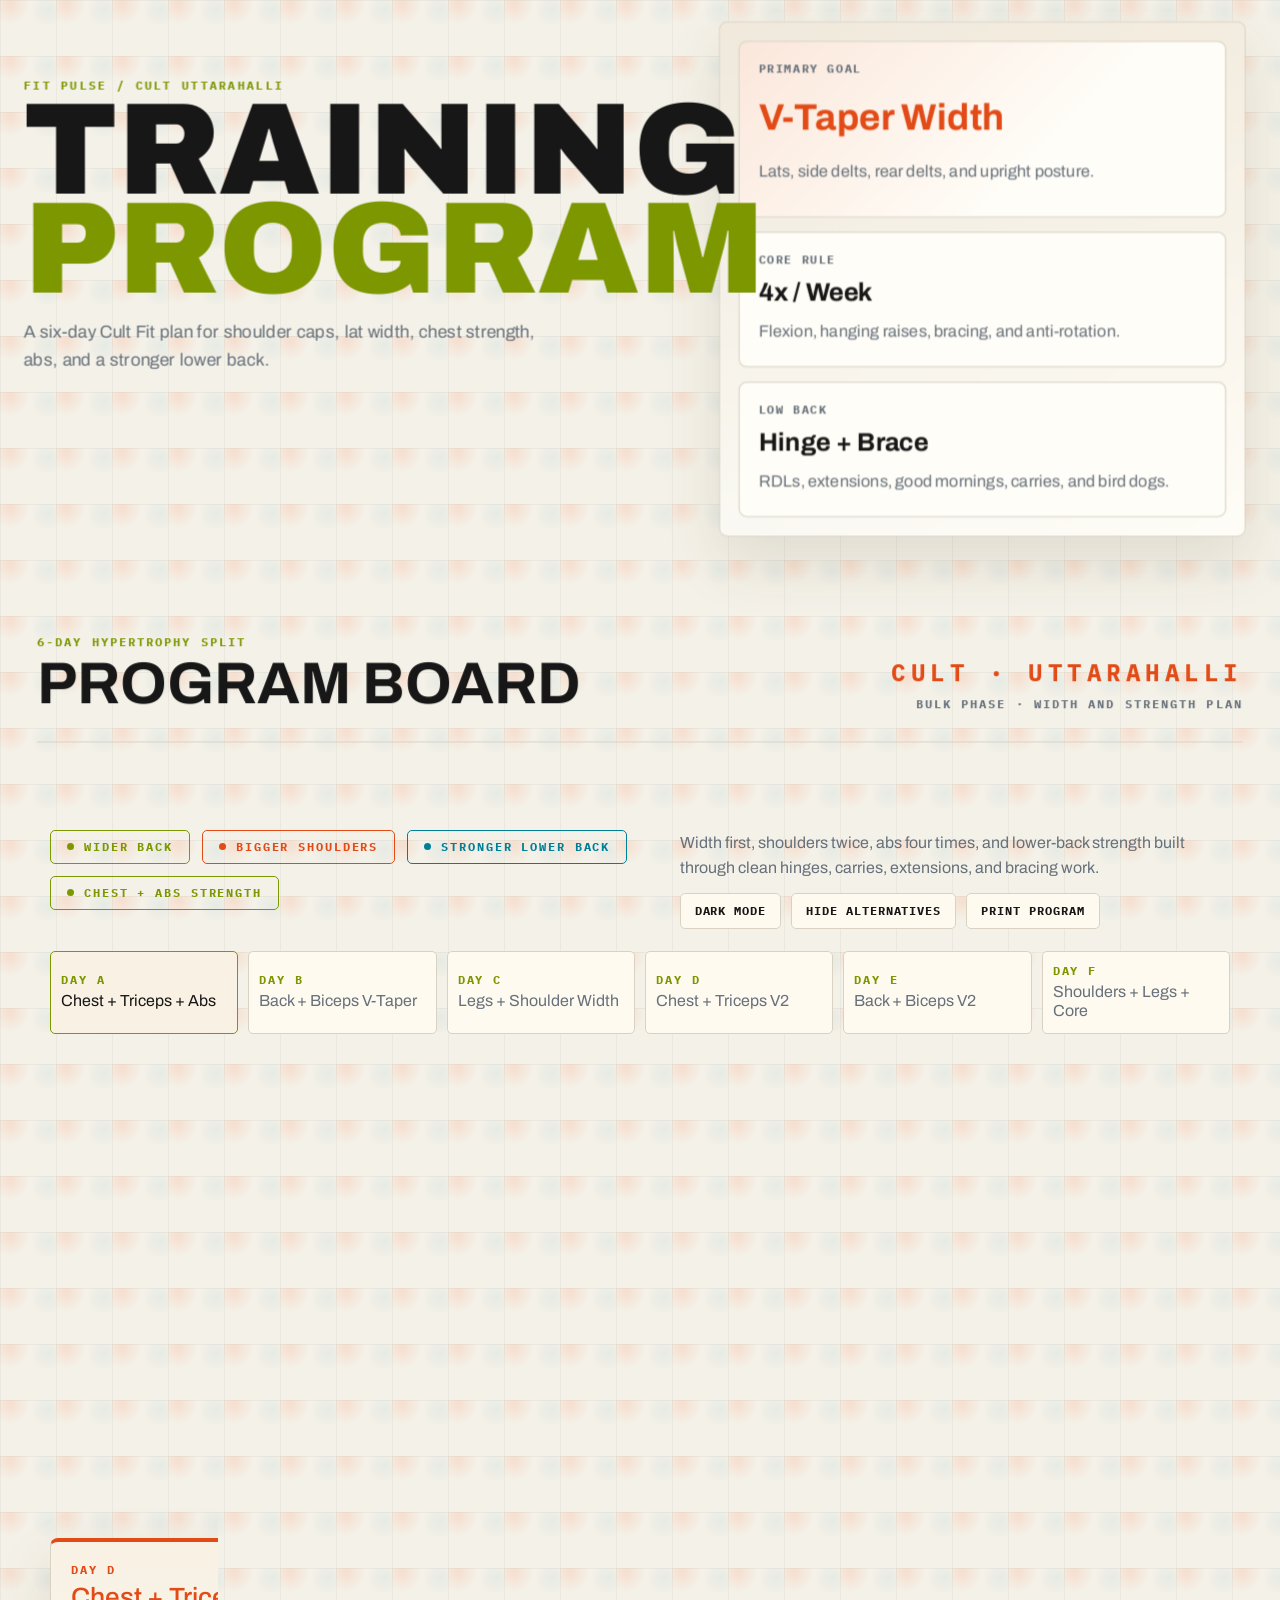
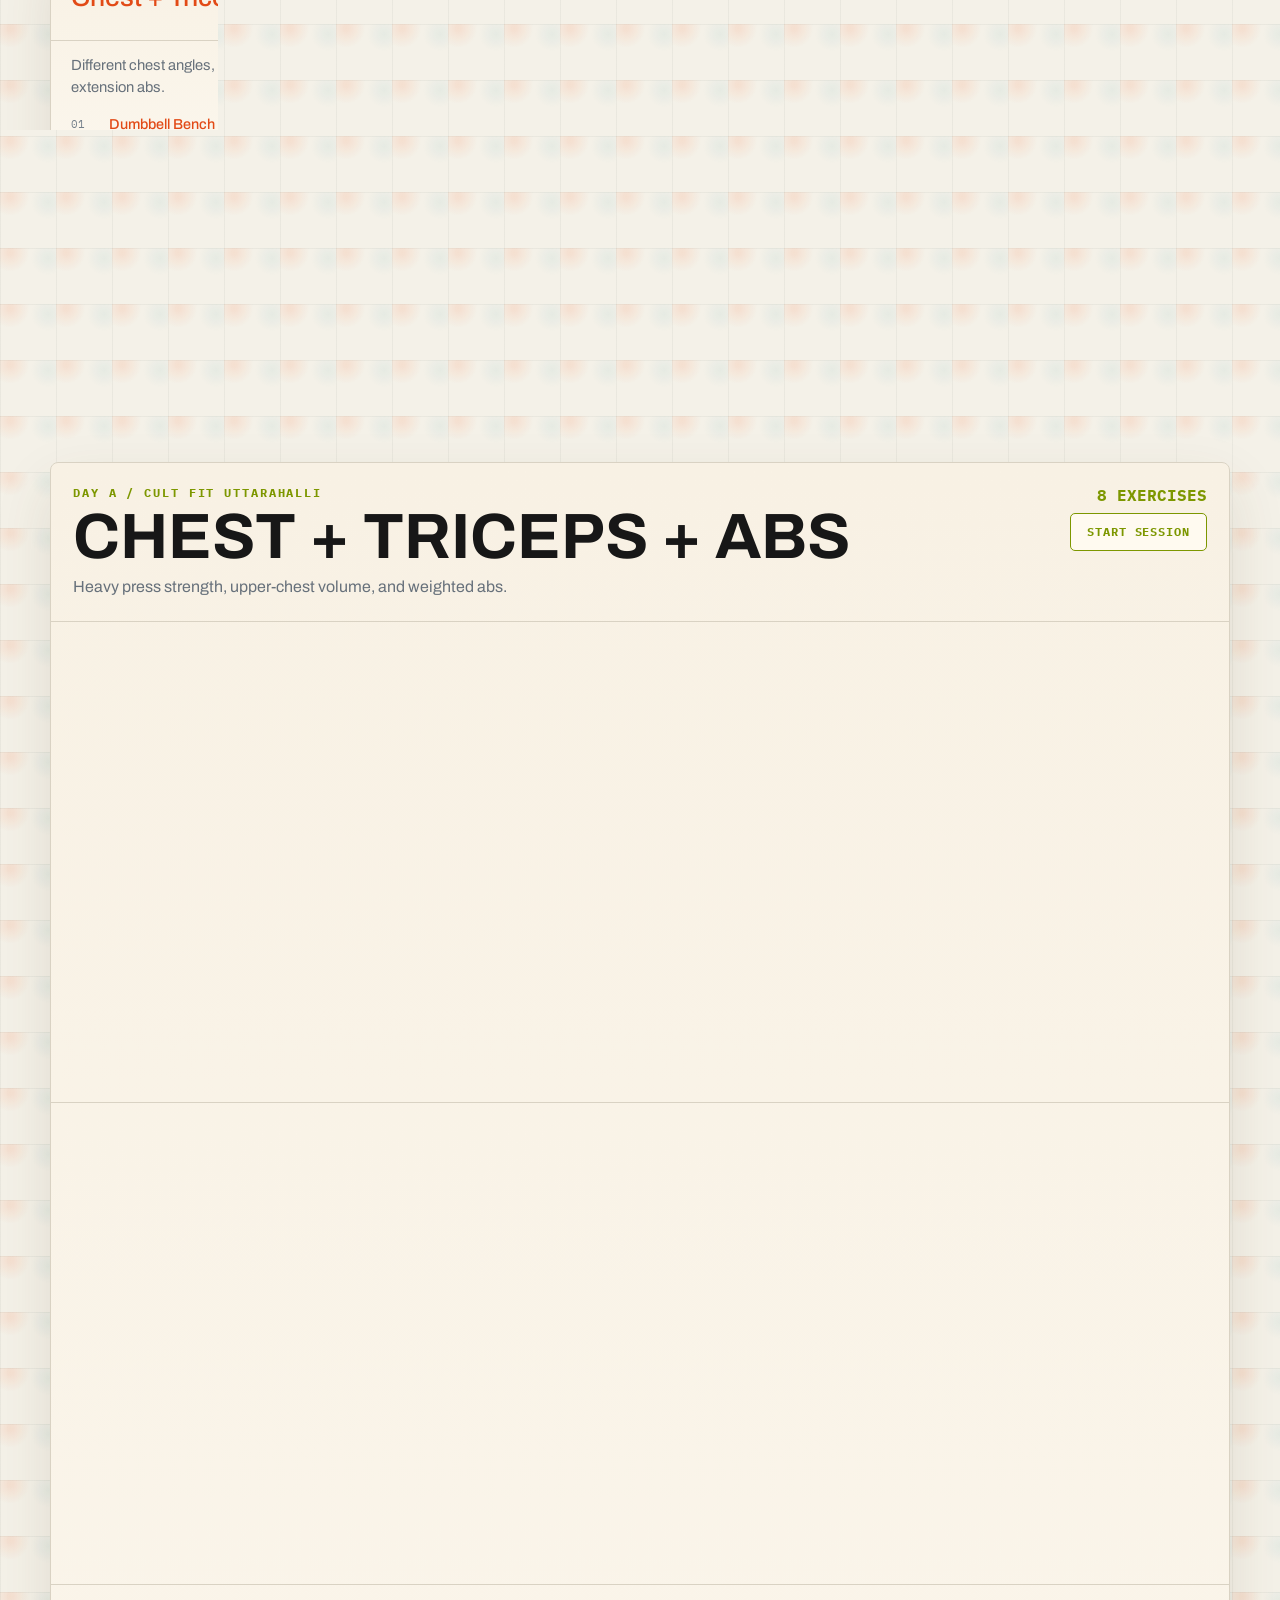
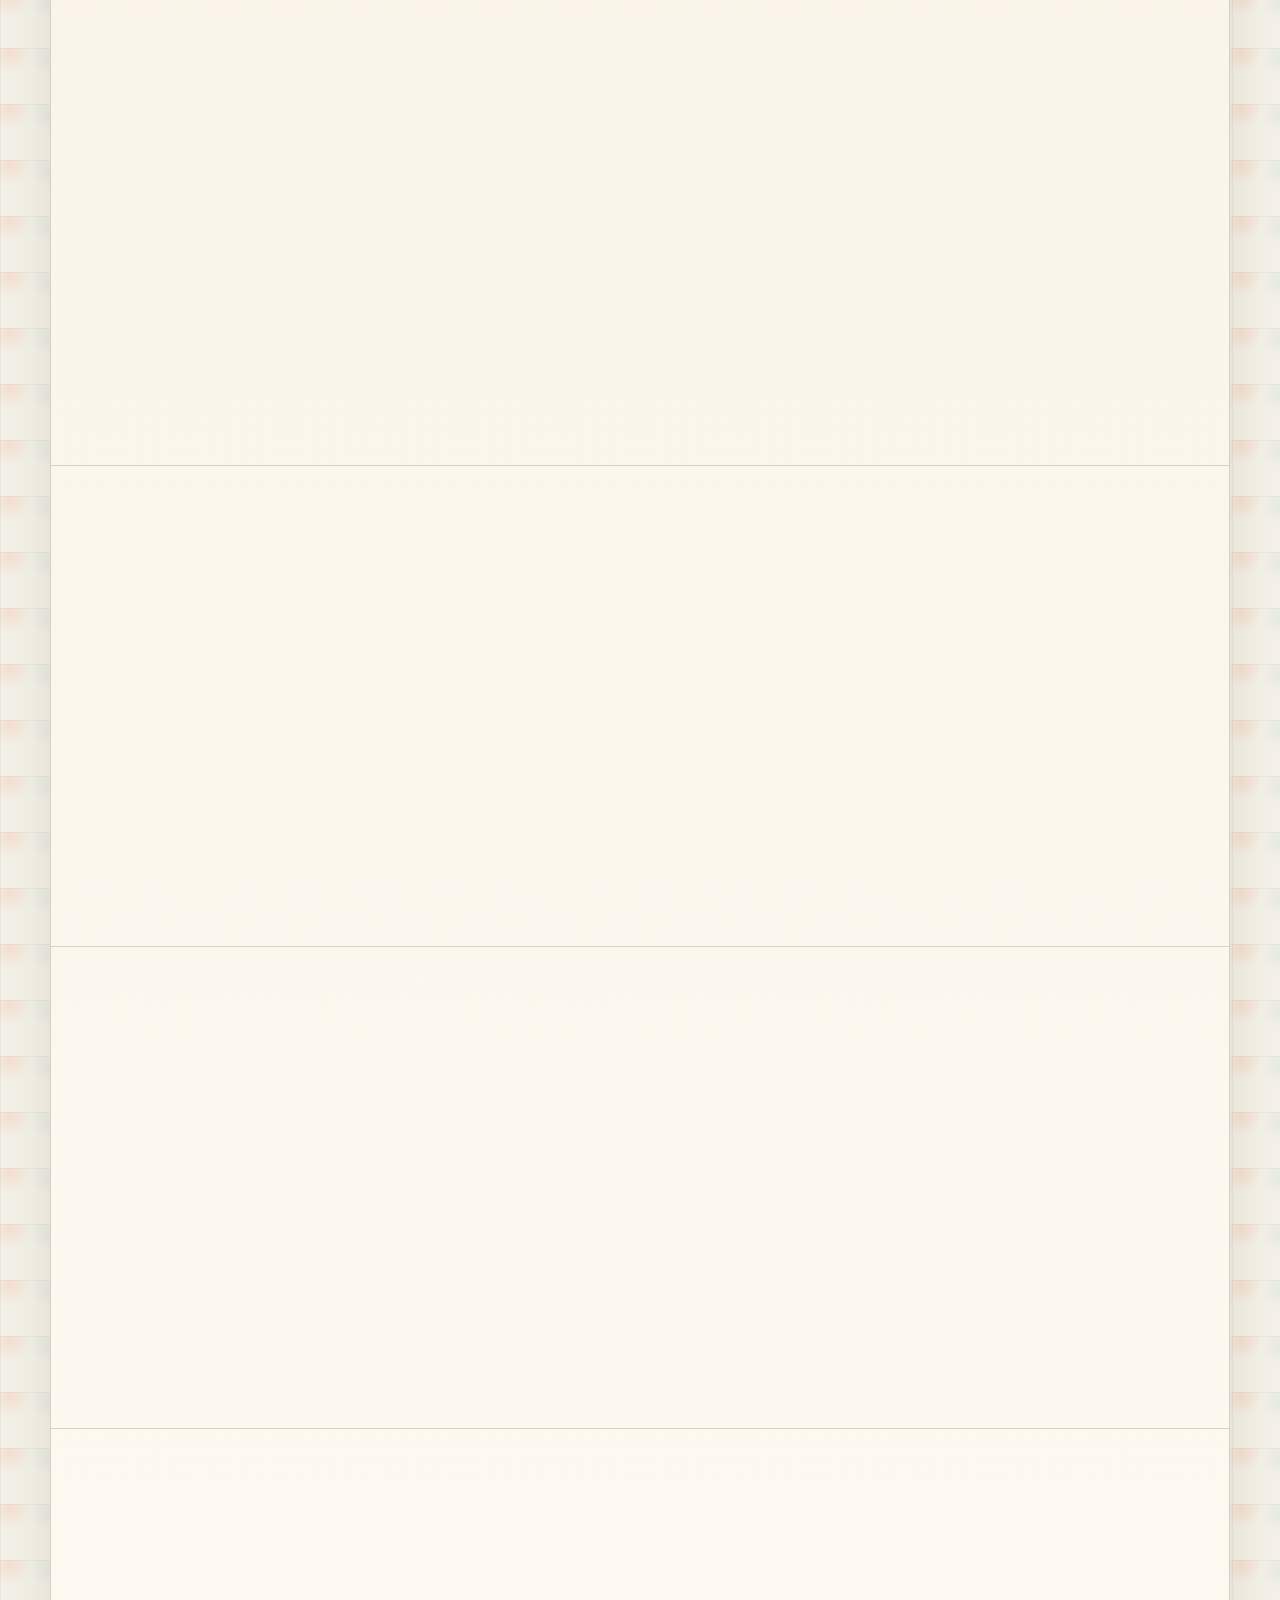
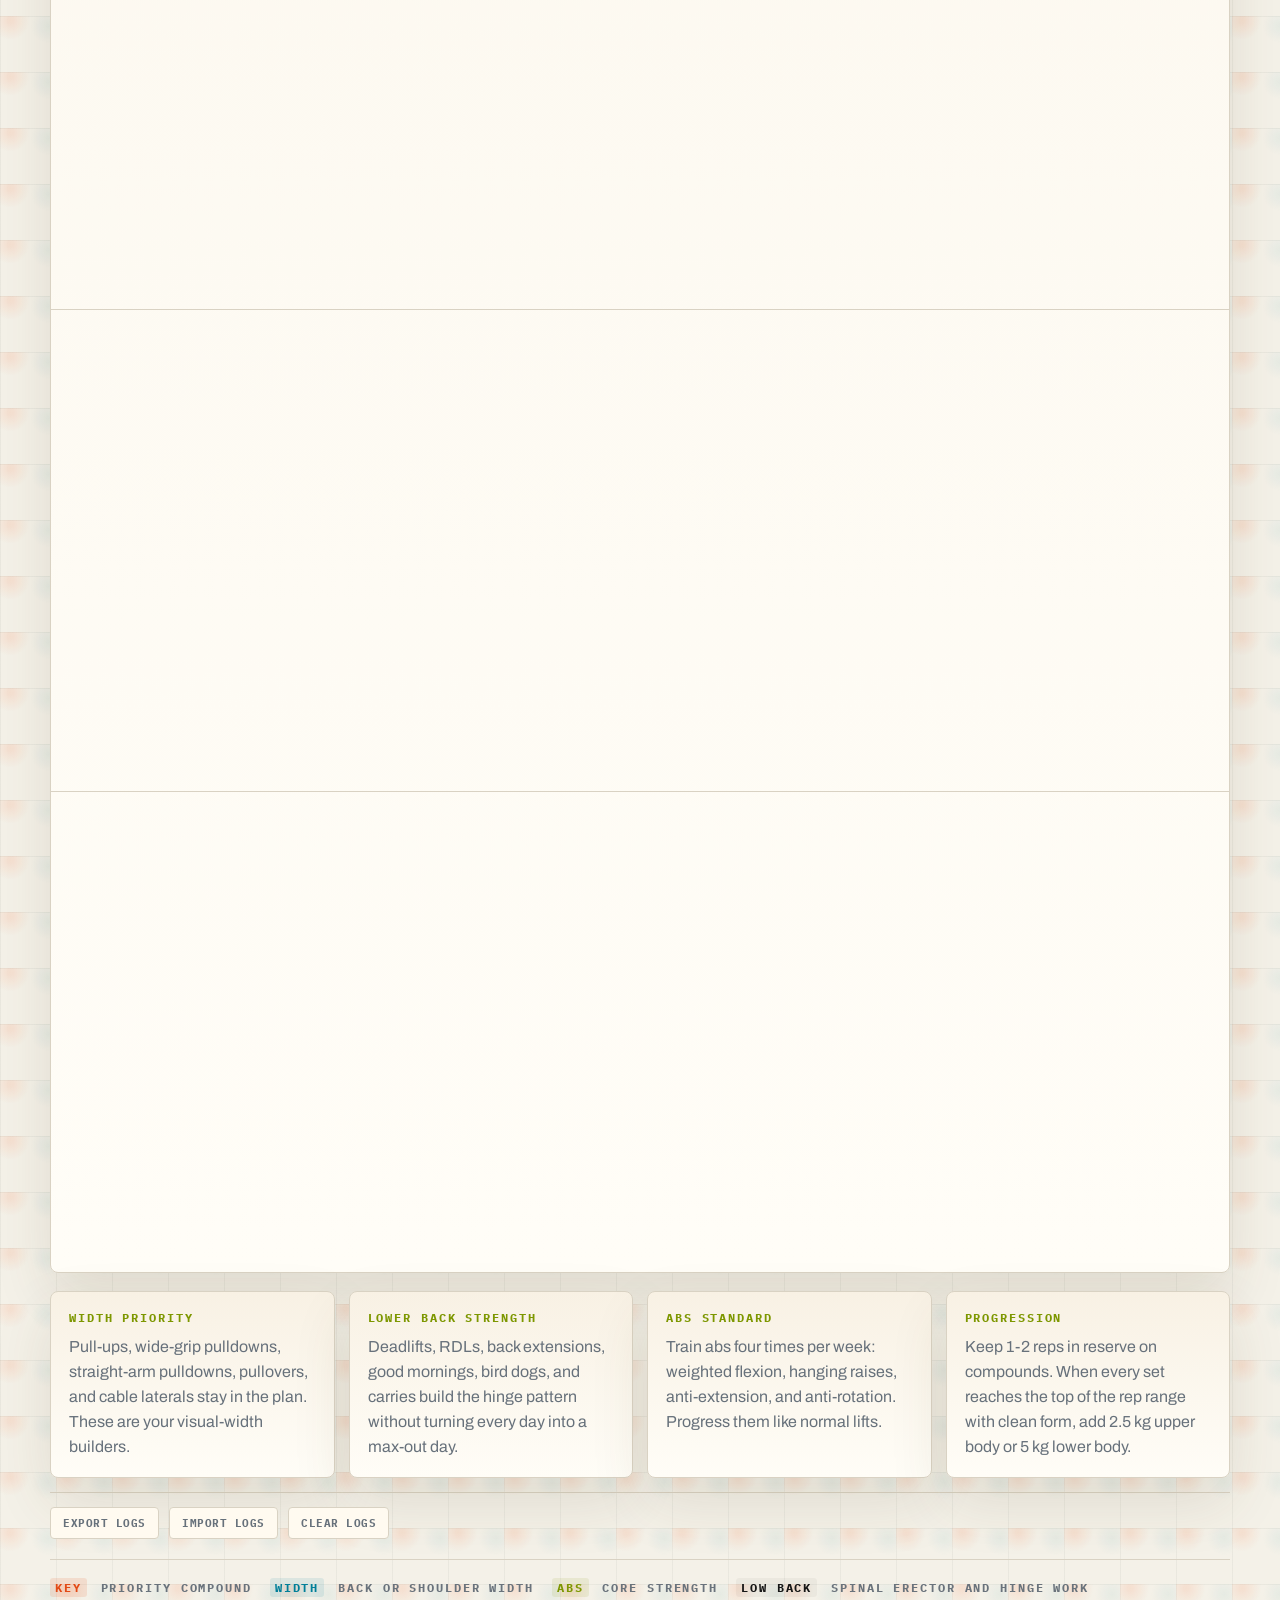
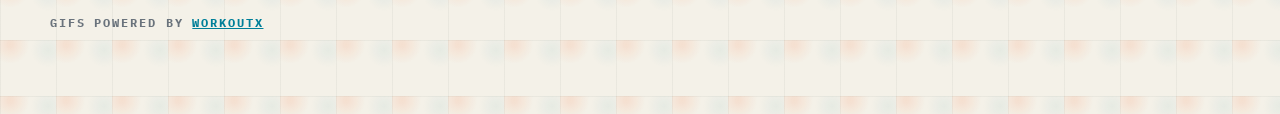
<file: index.html>
<!doctype html>
<html lang="en">
  <head>
    <meta charset="UTF-8" />
    <meta name="viewport" content="width=device-width, initial-scale=1.0" />
    <meta
      name="description"
      content="Fit Pulse 6-day strength and hypertrophy training program for wider back, bigger shoulders, lower-back strength, chest, and abs."
    />
    <meta name="theme-color" content="#050505" />
    <meta name="apple-mobile-web-app-capable" content="yes" />
    <meta name="apple-mobile-web-app-status-bar-style" content="black-translucent" />
    <meta name="apple-mobile-web-app-title" content="Fit Pulse" />
    <title>Fit Pulse Training Program</title>
    <link rel="manifest" href="./app.webmanifest" />
    <link rel="icon" href="./icons/icon-192.png" sizes="192x192" />
    <link rel="apple-touch-icon" href="./icons/icon-192.png" />
    <link rel="stylesheet" href="./styles.css" />
    <!-- Open Graph / Facebook -->
    <meta property="og:type" content="website" />
    <meta property="og:title" content="Fit Pulse Training Program" />
    <meta property="og:description" content="6-day Cult Fit strength and hypertrophy training program for V-taper, shoulder caps, lat width, lower-back strength, chest, and abs." />
    <meta property="og:image" content="./icons/thumbnail.png" />

    <!-- Twitter -->
    <meta property="twitter:card" content="summary_large_image" />
    <meta property="twitter:title" content="Fit Pulse Training Program" />
    <meta property="twitter:description" content="6-day Cult Fit strength and hypertrophy training program for V-taper, shoulder caps, lat width, lower-back strength, chest, and abs." />
    <meta property="twitter:image" content="./icons/thumbnail.png" />
  </head>
  <body>
    <script>
      (function() {
        const theme = localStorage.getItem("fit-pulse-theme") || 
          (window.matchMedia("(prefers-color-scheme: dark)").matches ? "dark" : "light");
        document.body.dataset.theme = theme;
        document.querySelector("meta[name='theme-color']")?.setAttribute("content", theme === "dark" ? "#050505" : "#f4f1e8");
      })();
    </script>
    <main class="page-shell">
      <section class="scroll-hero" aria-label="Fit Pulse program overview">
        <div class="hero-copy">
          <p class="eyebrow">Fit Pulse / Cult Uttarahalli</p>
          <h1><span>Training</span> Program</h1>
          <p>
            A six-day Cult Fit plan for shoulder caps, lat width, chest strength, abs, and a stronger lower back.
          </p>
        </div>
        <div class="hero-stage" aria-label="Training priorities">
          <article class="hero-metric metric-primary">
            <span>Primary Goal</span>
            <strong>V-Taper Width</strong>
            <p>Lats, side delts, rear delts, and upright posture.</p>
          </article>
          <article class="hero-metric">
            <span>Core Rule</span>
            <strong>4x / Week</strong>
            <p>Flexion, hanging raises, bracing, and anti-rotation.</p>
          </article>
          <article class="hero-metric">
            <span>Low Back</span>
            <strong>Hinge + Brace</strong>
            <p>RDLs, extensions, good mornings, carries, and bird dogs.</p>
          </article>
        </div>
      </section>

      <header class="masthead">
        <div>
          <p class="eyebrow">6-Day Hypertrophy Split</p>
          <h2>Program Board</h2>
        </div>
        <div class="gym-lockup">
          <strong>Cult · Uttarahalli</strong>
          <span>Bulk phase · width and strength plan</span>
        </div>
      </header>

      <section class="mission-band">
        <div id="focus-tags" class="focus-tags"></div>
        <div class="mission-copy">
          <p>
            Width first, shoulders twice, abs four times, and lower-back strength built through clean hinges, carries,
            extensions, and bracing work.
          </p>
          <div class="mission-actions">
            <button id="theme-toggle" class="theme-toggle" type="button" aria-pressed="true">Dark Mode</button>
            <button id="expand-all" type="button">Show All Alternatives</button>
            <button id="print-plan" type="button">Print Program</button>
          </div>
        </div>
      </section>

      <div id="dashboard-stimulus"></div>

      <nav id="day-tabs" class="day-tabs" aria-label="Training days"></nav>


      <section id="program-grid" class="program-grid" aria-label="Six day split"></section>

      <section id="detail-panel" class="detail-panel" aria-label="Selected workout details"></section>

      <section id="workout-tracker-panel" class="workout-tracker-panel" aria-label="Active workout session" style="display: none;"></section>


      <section class="notes-section">
        <div id="coaching-grid" class="coaching-grid"></div>
        <footer class="legend">
          <span><b class="key">KEY</b> Priority compound</span>
          <span><b class="width">WIDTH</b> Back or shoulder width</span>
          <span><b class="abs">ABS</b> Core strength</span>
          <span><b class="low">LOW BACK</b> Spinal erector and hinge work</span>
          <span>GIFs powered by <a href="https://workoutxapp.com/" target="_blank" rel="noopener noreferrer">WorkoutX</a></span>
        </footer>
      </section>
    </main>

    <script type="module" src="./app.js"></script>
  </body>
</html>
</file>
<file: styles.css>
@import url("https://fonts.googleapis.com/css2?family=Archivo:wght@500;700;800;900&family=IBM+Plex+Mono:wght@500;700&display=swap");

:root {
  --bg: #050505;
  --bg-glow: rgba(217, 255, 0, 0.1);
  --bg-glow-secondary: rgba(0, 217, 255, 0.12);
  --panel: #101010;
  --panel-2: #151515;
  --button-bg: #0c0c0c;
  --line: #242424;
  --ink: #f7f7f7;
  --muted: #8b9198;
  --lime: #d9ff00;
  --orange: #ff5a19;
  --cyan: #00d9ff;
  --violet: #9b4dff;
  --grid-line: rgba(255, 255, 255, 0.025);
  --soft-fill: rgba(255, 255, 255, 0.025);
  --soft-line: rgba(255, 255, 255, 0.08);
  --watermark: rgba(255, 255, 255, 0.055);
  --number: #68717a;
  --legend-ink: #5d646b;
  --low-ink: #f3f3f3;
  --shadow: 0 26px 70px rgba(0, 0, 0, 0.34);
  --radius: 8px;

  /* Theme Color Alpha/Glow Variations */
  --lime-alpha-40: rgba(217, 255, 0, 0.4);
  --lime-alpha-35: rgba(217, 255, 0, 0.35);
  --lime-alpha-30: rgba(217, 255, 0, 0.3);
  --lime-alpha-25: rgba(217, 255, 0, 0.25);
  --lime-alpha-10: rgba(217, 255, 0, 0.1);
  --lime-alpha-08: rgba(217, 255, 0, 0.08);
  --lime-alpha-06: rgba(217, 255, 0, 0.06);
  --lime-alpha-055: rgba(217, 255, 0, 0.055);
  --lime-alpha-02: rgba(217, 255, 0, 0.02);

  --orange-alpha-70: rgba(255, 90, 25, 0.7);
  --orange-alpha-45: rgba(255, 90, 25, 0.45);
  --orange-alpha-40: rgba(255, 90, 25, 0.4);
  --orange-alpha-28: rgba(255, 90, 25, 0.28);
  --orange-alpha-25: rgba(255, 90, 25, 0.25);
  --orange-alpha-16: rgba(255, 90, 25, 0.16);
  --orange-alpha-15: rgba(255, 90, 25, 0.15);
  --orange-alpha-12: rgba(255, 90, 25, 0.12);
  --orange-alpha-08: rgba(255, 90, 25, 0.08);
  --orange-alpha-06: rgba(255, 90, 25, 0.06);
  --orange-alpha-03: rgba(255, 90, 25, 0.03);

  --cyan-alpha-35: rgba(0, 217, 255, 0.35);
  --cyan-alpha-10: rgba(0, 217, 255, 0.1);
}

body[data-theme="light"] {
  --bg: #f4f1e8;
  --bg-glow: rgba(255, 90, 25, 0.12);
  --bg-glow-secondary: rgba(0, 127, 153, 0.06);
  --panel: #fffdf7;
  --panel-2: #f8f1e4;
  --button-bg: #fffaf0;
  --line: #d9d2c3;
  --ink: #171717;
  --muted: #67717b;
  --lime: #7d9700;
  --orange: #e24a16;
  --cyan: #007f99;
  --violet: #7a45d1;
  --grid-line: rgba(20, 20, 20, 0.045);
  --soft-fill: rgba(20, 20, 20, 0.035);
  --soft-line: rgba(20, 20, 20, 0.09);
  --watermark: rgba(20, 20, 20, 0.07);
  --number: #74808b;
  --legend-ink: #6a737c;
  --low-ink: #171717;
  --shadow: 0 24px 58px rgba(84, 65, 35, 0.12);

  /* Theme Color Alpha/Glow Variations */
  --lime-alpha-40: rgba(125, 151, 0, 0.4);
  --lime-alpha-35: rgba(125, 151, 0, 0.35);
  --lime-alpha-30: rgba(125, 151, 0, 0.3);
  --lime-alpha-25: rgba(125, 151, 0, 0.25);
  --lime-alpha-10: rgba(125, 151, 0, 0.1);
  --lime-alpha-08: rgba(125, 151, 0, 0.08);
  --lime-alpha-06: rgba(125, 151, 0, 0.06);
  --lime-alpha-055: rgba(125, 151, 0, 0.055);
  --lime-alpha-02: rgba(125, 151, 0, 0.02);

  --orange-alpha-70: rgba(226, 74, 22, 0.7);
  --orange-alpha-45: rgba(226, 74, 22, 0.45);
  --orange-alpha-40: rgba(226, 74, 22, 0.4);
  --orange-alpha-28: rgba(226, 74, 22, 0.28);
  --orange-alpha-25: rgba(226, 74, 22, 0.25);
  --orange-alpha-16: rgba(226, 74, 22, 0.16);
  --orange-alpha-15: rgba(226, 74, 22, 0.15);
  --orange-alpha-12: rgba(226, 74, 22, 0.12);
  --orange-alpha-08: rgba(226, 74, 22, 0.08);
  --orange-alpha-06: rgba(226, 74, 22, 0.06);
  --orange-alpha-03: rgba(226, 74, 22, 0.03);

  --cyan-alpha-35: rgba(0, 127, 153, 0.35);
  --cyan-alpha-10: rgba(0, 127, 153, 0.1);
}

* {
  box-sizing: border-box;
}

html {
  scroll-behavior: smooth;
}

body {
  margin: 0;
  min-height: 100vh;
  color: var(--ink);
  background:
    radial-gradient(circle at 18% 8%, var(--bg-glow), transparent 28%),
    radial-gradient(circle at 86% 18%, var(--bg-glow-secondary), transparent 26%),
    linear-gradient(90deg, var(--grid-line) 1px, transparent 1px),
    linear-gradient(var(--grid-line) 1px, transparent 1px),
    var(--bg);
  background-size: 56px 56px;
  font-family: Archivo, system-ui, sans-serif;
}

button,
a {
  font: inherit;
}

button {
  cursor: pointer;
}

.page-shell {
  width: min(calc(100% - 44px), 1180px);
  margin: 42px auto 84px;
  perspective: 1400px;
  --scroll-progress: 0;
}

.scroll-hero {
  position: relative;
  display: grid;
  grid-template-columns: minmax(0, 1fr) minmax(390px, 0.82fr);
  gap: 42px;
  align-items: center;
  min-height: min(72vh, 680px);
  padding: 24px 0 46px;
  transform-style: preserve-3d;
}

.hero-copy {
  transform: translateZ(60px) translateY(calc(var(--scroll-progress) * -14px));
}

.hero-copy p:last-child {
  max-width: 52ch;
  margin: 18px 0 0;
  color: var(--muted);
  font-size: 1.05rem;
  line-height: 1.65;
}

.hero-stage {
  display: grid;
  gap: 14px;
  padding: 18px;
  border: 1px solid var(--line);
  border-radius: var(--radius);
  background:
    linear-gradient(140deg, var(--soft-fill), transparent),
    linear-gradient(180deg, var(--panel-2), var(--panel));
  box-shadow: var(--shadow);
  transform: translateZ(36px);
}

.hero-metric {
  display: grid;
  gap: 8px;
  min-height: 132px;
  padding: 18px;
  border: 1px solid var(--line);
  border-radius: var(--radius);
  background: var(--panel);
}

.hero-metric span {
  font-family: "IBM Plex Mono", monospace;
  font-size: 0.72rem;
  font-weight: 700;
  letter-spacing: 0.12em;
  text-transform: uppercase;
  color: var(--muted);
}

.hero-metric strong {
  font-size: 1.55rem;
  line-height: 1;
}

.hero-metric p {
  margin-bottom: 0;
  color: var(--muted);
  line-height: 1.45;
}

.metric-primary {
  min-height: 172px;
  background:
    linear-gradient(135deg, var(--orange-alpha-12), transparent 62%),
    var(--panel);
}

.metric-primary strong {
  color: var(--orange);
  font-size: 2.25rem;
}

.masthead {
  display: flex;
  justify-content: space-between;
  gap: 28px;
  align-items: end;
  padding-bottom: 30px;
  border-bottom: 1px solid var(--line);
  transform: translateZ(30px);
}

.eyebrow,
.gym-lockup span,
.focus-tag,
.day-tab span,
.day-card-header p,
.exercise-number,
.exercise-tag,
.prescription,
.legend,
.coach-card p {
  font-family: "IBM Plex Mono", monospace;
  font-size: 0.74rem;
  font-weight: 700;
  letter-spacing: 0.16em;
  text-transform: uppercase;
}

.eyebrow {
  margin: 0 0 8px;
  color: var(--lime);
}

h1,
h2,
h3,
p {
  margin-top: 0;
}

h1 {
  margin-bottom: 0;
  font-size: 7.8rem;
  font-weight: 900;
  line-height: 0.76;
  letter-spacing: 0;
  text-transform: uppercase;
}

.masthead h2 {
  margin: 0;
  font-size: 3.6rem;
  line-height: 0.9;
  letter-spacing: 0;
  text-transform: uppercase;
}

h1 span {
  display: block;
  color: var(--ink);
}

h1:not(span) {
  color: var(--lime);
}

.gym-lockup {
  display: grid;
  gap: 8px;
  text-align: right;
  min-width: 250px;
}

.gym-lockup strong {
  color: var(--orange);
  font-family: "IBM Plex Mono", monospace;
  font-size: 1.45rem;
  letter-spacing: 0.22em;
  text-transform: uppercase;
}

.gym-lockup span {
  color: var(--muted);
}

.mission-band {
  display: grid;
  grid-template-columns: minmax(0, 1fr) minmax(320px, 0.9fr);
  gap: 18px;
  align-items: start;
  margin: 34px 0 22px;
}

.focus-tags {
  display: flex;
  flex-wrap: wrap;
  gap: 12px;
}

.focus-tag {
  display: inline-flex;
  gap: 10px;
  align-items: center;
  min-height: 34px;
  padding: 0 16px;
  border: 1px solid currentColor;
  border-radius: 5px;
}

.focus-tag span {
  width: 7px;
  height: 7px;
  border-radius: 50%;
  background: currentColor;
}

.lime {
  color: var(--lime);
}

.orange {
  color: var(--orange);
}

.cyan {
  color: var(--cyan);
}

.violet {
  color: var(--violet);
}

.mission-copy {
  color: var(--muted);
  line-height: 1.6;
}

.mission-copy p {
  margin-bottom: 12px;
}

.mission-actions {
  display: flex;
  flex-wrap: wrap;
  gap: 10px;
}

.mission-actions button,
.day-tab,
.form-button,
.alt-button {
  min-height: 36px;
  border: 1px solid var(--line);
  border-radius: 5px;
  background: var(--button-bg);
  color: var(--ink);
  text-decoration: none;
  transition: border-color 160ms ease, color 160ms ease, transform 160ms ease, background 160ms ease;
}

.mission-actions button {
  padding: 0 14px;
  font-family: "IBM Plex Mono", monospace;
  font-size: 0.74rem;
  font-weight: 700;
  letter-spacing: 0.08em;
  text-transform: uppercase;
}

.mission-actions button:hover,
.day-tab:hover,
.form-button:hover,
.alt-button:hover {
  transform: translateY(-1px);
  border-color: var(--lime);
  color: var(--lime);
}

.day-tabs {
  display: grid;
  grid-template-columns: repeat(6, minmax(0, 1fr));
  gap: 10px;
  margin-bottom: 18px;
}

.day-tab {
  display: grid;
  gap: 5px;
  align-content: center;
  min-height: 78px;
  padding: 12px 10px;
  color: var(--muted);
  line-height: 1.18;
  text-align: left;
  overflow: hidden;
}

.day-tab.active {
  border-color: var(--lime);
  color: var(--ink);
  background: var(--panel-2);
}

.day-tab span {
  color: var(--lime);
}

.program-grid {
  display: grid;
  grid-template-columns: repeat(3, minmax(0, 1fr));
  gap: 18px;
  transform-style: preserve-3d;
}

.day-card,
.detail-panel,
.coach-card {
  border: 1px solid var(--line);
  border-radius: var(--radius);
  background: linear-gradient(180deg, var(--panel-2), var(--panel));
  box-shadow: var(--shadow);
}

.day-card {
  position: relative;
  overflow: hidden;
  min-height: 408px;
  border-top-width: 4px;
  transform: rotateX(0deg) translateZ(0);
  transition: transform 220ms ease, box-shadow 220ms ease, outline-color 220ms ease;
}

.day-card:hover {
  z-index: 3;
  transform: translateY(-4px) rotateX(2deg) translateZ(30px);
}

.day-card.orange {
  border-top-color: var(--orange);
}

.day-card.cyan {
  border-top-color: var(--cyan);
}

.day-card.violet {
  border-top-color: var(--violet);
}

.day-card.selected {
  outline: 1px solid var(--lime);
}

.day-card-hit {
  position: absolute;
  inset: 0;
  z-index: 2;
  border: 0;
  background: transparent;
}

.day-card-header {
  display: flex;
  justify-content: space-between;
  gap: 16px;
  padding: 20px 20px 14px;
  border-bottom: 1px solid var(--line);
}

.day-card-header p {
  margin-bottom: 8px;
  color: var(--orange);
}

.day-card-header h2 {
  margin-bottom: 0;
  font-size: 1.65rem;
  line-height: 1;
  font-weight: 500;
  letter-spacing: 0;
}

.day-card-header > span {
  color: var(--watermark);
  font-size: 5rem;
  line-height: 0.8;
  font-weight: 900;
}

.day-intent {
  min-height: 50px;
  margin: 0;
  padding: 14px 20px 0;
  color: var(--muted);
  font-size: 0.92rem;
  line-height: 1.45;
}

.exercise-mini-list {
  display: grid;
  gap: 0;
  margin: 10px 20px 22px;
  padding: 0;
  list-style: none;
}

.exercise-mini-list li {
  display: grid;
  grid-template-columns: 30px minmax(0, 1fr) auto;
  gap: 8px;
  align-items: center;
  min-height: 33px;
  border-bottom: 1px solid var(--soft-line);
  font-size: 0.9rem;
}

.exercise-mini-list span {
  color: var(--number);
  font-family: "IBM Plex Mono", monospace;
  font-size: 0.7rem;
}

.exercise-mini-list strong {
  overflow: hidden;
  text-overflow: ellipsis;
  white-space: nowrap;
  font-weight: 500;
}

.exercise-mini-list em {
  padding: 3px 6px;
  border: 1px solid var(--lime-alpha-35);
  border-radius: 3px;
  color: var(--lime);
  font-family: "IBM Plex Mono", monospace;
  font-size: 0.64rem;
  font-style: normal;
  font-weight: 700;
}

.detail-panel {
  margin-top: 22px;
  overflow: hidden;
}

.detail-header {
  display: flex;
  justify-content: space-between;
  gap: 20px;
  align-items: start;
  padding: 22px;
  border-bottom: 1px solid var(--line);
}

.detail-header h2 {
  margin: 0 0 8px;
  color: var(--ink);
  font-size: 4rem;
  line-height: 0.92;
  letter-spacing: 0;
  text-transform: uppercase;
}

.detail-header span {
  display: block;
  max-width: 64ch;
  color: var(--muted);
  line-height: 1.55;
}

.detail-header strong {
  white-space: nowrap;
  color: var(--lime);
  font-family: "IBM Plex Mono", monospace;
  text-transform: uppercase;
}

.exercise-table {
  display: grid;
}

.exercise-row {
  display: grid;
  grid-template-columns: 56px minmax(0, 1fr);
  gap: 0;
  border-bottom: 1px solid var(--line);
}

.exercise-row:last-child {
  border-bottom: 0;
}

.exercise-number {
  display: flex;
  align-items: start;
  justify-content: center;
  padding-top: 22px;
  color: var(--number);
  border-right: 1px solid var(--line);
}

.exercise-main {
  padding: 18px 20px;
  transform-style: preserve-3d;
}

.exercise-title-line {
  display: flex;
  justify-content: space-between;
  gap: 14px;
  align-items: start;
}

.exercise-title-line h3 {
  margin-bottom: 5px;
  font-size: 1.28rem;
  font-weight: 700;
  letter-spacing: 0;
}

.exercise-title-line p {
  margin-bottom: 0;
  color: var(--muted);
  line-height: 1.45;
}

.exercise-tag {
  flex: 0 0 auto;
  padding: 5px 8px;
  border: 1px solid var(--cyan-alpha-35);
  border-radius: 3px;
  color: var(--cyan);
}

.prescription {
  display: grid;
  grid-template-columns: repeat(3, minmax(0, 1fr));
  gap: 10px;
  margin: 16px 0;
}

.prescription span {
  min-height: 44px;
  padding: 10px;
  border: 1px solid var(--soft-line);
  border-radius: 5px;
  color: var(--muted);
  background: var(--soft-fill);
}

.prescription b {
  color: var(--ink);
}

.movement-preview {
  margin: 16px 0;
}

.movement-figure {
  display: grid;
  grid-template-columns: 170px minmax(0, 1fr);
  gap: 14px;
  align-items: center;
  min-height: 156px;
  margin: 0;
  padding: 12px;
  border: 1px solid var(--soft-line);
  border-radius: var(--radius);
  overflow: hidden;
  background:
    linear-gradient(135deg, var(--soft-fill), transparent),
    var(--panel-2);
}

.movement-figure img {
  width: 170px;
  height: 132px;
  object-fit: contain;
  border-radius: 6px;
  background: var(--panel);
}

.movement-figure video {
  width: 170px;
  height: 132px;
  object-fit: contain;
  border-radius: 6px;
  background: var(--panel);
}

.movement-figure figcaption {
  display: grid;
  gap: 7px;
  color: var(--muted);
  line-height: 1.45;
}

.movement-figure figcaption strong {
  color: var(--ink);
  font-family: "IBM Plex Mono", monospace;
  font-size: 0.75rem;
  font-weight: 700;
  letter-spacing: 0.1em;
  text-transform: uppercase;
}

.movement-figure figcaption span {
  display: -webkit-box;
  overflow: hidden;
  -webkit-line-clamp: 4;
  -webkit-box-orient: vertical;
}

.motion-avatar {
  position: relative;
  width: 170px;
  height: 132px;
  border-radius: 6px;
  background:
    radial-gradient(circle at 50% 32%, var(--orange-alpha-16), transparent 22%),
    linear-gradient(180deg, var(--panel), var(--button-bg));
  transform: translateZ(30px);
}

.motion-avatar span {
  position: absolute;
  display: block;
  background: var(--orange);
  box-shadow: 0 0 18px var(--orange-alpha-28);
  animation: lift-pulse 1.35s ease-in-out infinite alternate;
}

.motion-head {
  width: 20px;
  height: 20px;
  left: 75px;
  top: 18px;
  border-radius: 50%;
}

.motion-torso {
  width: 18px;
  height: 44px;
  left: 76px;
  top: 42px;
  border-radius: 999px;
}

.motion-arm,
.motion-leg {
  width: 12px;
  height: 46px;
  border-radius: 999px;
  transform-origin: top center;
}

.arm-left {
  left: 58px;
  top: 45px;
  transform: rotate(42deg);
}

.arm-right {
  left: 100px;
  top: 45px;
  transform: rotate(-42deg);
  animation-delay: 160ms;
}

.leg-left {
  left: 66px;
  top: 82px;
  transform: rotate(22deg);
  background: var(--cyan) !important;
}

.leg-right {
  left: 92px;
  top: 82px;
  transform: rotate(-22deg);
  background: var(--cyan) !important;
  animation-delay: 160ms;
}

@keyframes lift-pulse {
  from {
    translate: 0 0;
  }
  to {
    translate: 0 -8px;
  }
}

.exercise-actions {
  display: flex;
  flex-wrap: wrap;
  gap: 10px;
}

.form-button,
.alt-button {
  display: inline-flex;
  align-items: center;
  justify-content: center;
  min-width: 140px;
  padding: 0 14px;
  font-family: "IBM Plex Mono", monospace;
  font-size: 0.72rem;
  font-weight: 700;
  letter-spacing: 0.08em;
  text-transform: uppercase;
}

.form-button {
  border-color: var(--orange-alpha-45);
  color: var(--orange);
}

.alt-button {
  border-color: var(--lime-alpha-40);
  color: var(--lime);
}

.alternative-box {
  margin-top: 14px;
  padding: 14px;
  border: 1px solid var(--lime-alpha-25);
  border-radius: 5px;
  background: var(--lime-alpha-055);
}

.alternative-box p {
  margin-bottom: 10px;
  color: var(--muted);
  line-height: 1.45;
}

.alternative-options {
  display: flex;
  flex-wrap: wrap;
  gap: 8px;
}

.alternative-choice,
.alternative-box a,
.external-demo-link {
  padding: 7px 10px;
  border: 1px solid var(--soft-line);
  border-radius: 4px;
  color: var(--ink);
  text-decoration: none;
  background: var(--soft-fill);
  font-family: "IBM Plex Mono", monospace;
  font-size: 0.72rem;
  font-weight: 700;
  letter-spacing: 0.06em;
  text-transform: uppercase;
}

.alternative-choice:hover,
.alternative-choice.active,
.alternative-box a:hover,
.external-demo-link:hover {
  border-color: var(--lime);
  color: var(--lime);
}

.alternative-preview {
  display: grid;
  gap: 10px;
  margin-top: 12px;
}

.external-demo-link {
  justify-self: start;
}

.notes-section {
  margin-top: 18px;
}

.coaching-grid {
  display: grid;
  grid-template-columns: repeat(4, minmax(0, 1fr));
  gap: 14px;
}

.coach-card {
  padding: 18px;
}

.coach-card p {
  margin-bottom: 10px;
  color: var(--lime);
}

.coach-card span {
  color: var(--muted);
  line-height: 1.55;
}

.legend {
  display: flex;
  flex-wrap: wrap;
  gap: 18px;
  margin-top: 20px;
  padding-top: 18px;
  border-top: 1px solid var(--line);
  color: var(--legend-ink);
}

.legend a {
  color: var(--cyan);
}

.legend b {
  display: inline-flex;
  margin-right: 5px;
  padding: 2px 5px;
  border-radius: 3px;
}

.legend .key {
  color: var(--orange);
  background: var(--orange-alpha-12);
}

.legend .width {
  color: var(--cyan);
  background: var(--cyan-alpha-10);
}

.legend .abs {
  color: var(--lime);
  background: var(--lime-alpha-10);
}

.legend .low {
  color: var(--low-ink);
  background: var(--soft-fill);
}

/* Performance & Lazy Loading Optimize */
.exercise-row {
  content-visibility: auto;
  contain-intrinsic-size: 150px;
}

/* Active Session Body Toggle */
body[data-session-active="true"] .scroll-hero,
body[data-session-active="true"] .masthead,
body[data-session-active="true"] .mission-band,
body[data-session-active="true"] .day-tabs,
body[data-session-active="true"] .program-grid,
body[data-session-active="true"] .detail-panel,
body[data-session-active="true"] .notes-section {
  display: none !important;
}
body[data-session-active="true"] .workout-tracker-panel {
  display: grid !important;
}

/* V-Taper Stimulus Score Card */
.stimulus-dashboard {
  display: grid;
  grid-template-columns: repeat(2, minmax(0, 1fr));
  gap: 16px;
  margin: 16px 0 24px;
}
.stimulus-card {
  border: 1px solid var(--line);
  border-radius: var(--radius);
  background: var(--panel);
  padding: 16px 20px;
  display: flex;
  justify-content: space-between;
  align-items: center;
  box-shadow: var(--shadow);
  border-top: 3px solid var(--cyan);
}
.stimulus-card.shoulders {
  border-top-color: var(--violet);
}
.stimulus-info h4 {
  margin: 0 0 4px;
  font-size: 0.9rem;
  font-weight: 700;
  text-transform: uppercase;
  letter-spacing: 0.05em;
  color: var(--muted);
}
.stimulus-info strong {
  font-size: 1.45rem;
  color: var(--ink);
  display: block;
  margin-bottom: 2px;
}
.stimulus-info p {
  margin: 0;
  color: var(--muted);
  font-size: 0.8rem;
}
.stimulus-progress {
  position: relative;
  width: 58px;
  height: 58px;
  flex-shrink: 0;
}
.stimulus-progress svg {
  transform: rotate(-90deg);
  width: 100%;
  height: 100%;
}
.stimulus-progress circle {
  fill: none;
  stroke-width: 5;
}
.stimulus-progress .bg-ring {
  stroke: var(--soft-line);
}
.stimulus-progress .fill-ring {
  stroke: var(--cyan);
  stroke-linecap: round;
  transition: stroke-dashoffset 0.4s ease;
}
.stimulus-card.shoulders .fill-ring {
  stroke: var(--violet);
}
.stimulus-pct {
  position: absolute;
  inset: 0;
  display: flex;
  align-items: center;
  justify-content: center;
  font-family: "IBM Plex Mono", monospace;
  font-size: 0.68rem;
  font-weight: 700;
  color: var(--ink);
}

/* Workout Tracker Panel */
.workout-tracker-panel {
  display: grid;
  gap: 20px;
  margin-top: 10px;
  animation: fadeIn 0.3s ease-out;
}
@keyframes fadeIn {
  from { opacity: 0; transform: translateY(10px); }
  to { opacity: 1; transform: translateY(0); }
}
.tracker-header {
  display: flex;
  justify-content: space-between;
  align-items: center;
  gap: 20px;
  border: 1px solid var(--line);
  border-radius: var(--radius);
  background: var(--panel);
  padding: 18px 22px;
  box-shadow: var(--shadow);
}
.tracker-title-area h2 {
  margin: 0 0 4px;
  font-size: 1.8rem;
  font-weight: 800;
  text-transform: uppercase;
  letter-spacing: -0.02em;
}
.tracker-title-area p {
  margin: 0;
  color: var(--muted);
  font-size: 0.9rem;
}
.tracker-timer-area {
  display: flex;
  flex-direction: column;
  align-items: flex-end;
}
.tracker-timer-label {
  font-family: "IBM Plex Mono", monospace;
  font-size: 0.65rem;
  color: var(--muted);
  text-transform: uppercase;
  letter-spacing: 0.1em;
  margin-bottom: 2px;
}
.tracker-timer {
  font-family: "IBM Plex Mono", monospace;
  font-size: 1.45rem;
  color: var(--orange);
  font-weight: 700;
  text-shadow: 0 0 10px var(--orange-alpha-15);
}
.tracker-actions {
  display: flex;
  gap: 10px;
}
.tracker-btn {
  height: 38px;
  padding: 0 16px;
  border: 1px solid var(--line);
  border-radius: 5px;
  background: var(--button-bg);
  color: var(--ink);
  font-family: "IBM Plex Mono", monospace;
  font-size: 0.72rem;
  font-weight: 700;
  text-transform: uppercase;
  letter-spacing: 0.08em;
  transition: all 0.15s ease;
}
.tracker-btn.finish {
  border-color: var(--lime);
  color: var(--lime);
}
.tracker-btn.finish:hover {
  background: var(--lime-alpha-08);
  border-color: var(--lime);
  color: var(--lime);
}
.tracker-btn.cancel {
  border-color: var(--orange-alpha-40);
  color: var(--orange);
}
.tracker-btn.cancel:hover {
  background: var(--orange-alpha-08);
  color: var(--orange);
  border-color: var(--orange);
}

/* Tracker Exercises */
.tracker-exercises {
  display: grid;
  gap: 14px;
}
.tracker-exercise-card {
  border: 1px solid var(--line);
  border-radius: var(--radius);
  background: var(--panel);
  overflow: hidden;
  box-shadow: var(--shadow);
  transition: border-color 0.25s ease, box-shadow 0.25s ease;
}
.tracker-exercise-card.active {
  border-color: var(--lime);
}
.tracker-exercise-header {
  display: flex;
  justify-content: space-between;
  align-items: center;
  padding: 16px 20px;
  cursor: pointer;
  background: var(--panel-2);
  user-select: none;
}
.tracker-exercise-header h3 {
  margin: 0 0 4px;
  font-size: 1.25rem;
  font-weight: 700;
}
.tracker-exercise-header p {
  margin: 0;
  color: var(--muted);
  font-size: 0.85rem;
}
.tracker-exercise-meta {
  display: flex;
  align-items: center;
  gap: 12px;
}
.tracker-exercise-progress {
  font-family: "IBM Plex Mono", monospace;
  font-size: 0.74rem;
  font-weight: 700;
  color: var(--muted);
  background: var(--soft-fill);
  padding: 4px 10px;
  border-radius: 4px;
  border: 1px solid var(--soft-line);
  text-transform: uppercase;
}
.tracker-exercise-progress.completed {
  color: var(--lime);
  border-color: var(--lime-alpha-35);
  background: var(--lime-alpha-06);
}
.tracker-exercise-arrow {
  font-size: 0.8rem;
  color: var(--muted);
  transition: transform 0.25s ease;
}
.tracker-exercise-card.active .tracker-exercise-arrow {
  transform: rotate(180deg);
}
.tracker-exercise-body {
  padding: 20px;
  display: none;
}
.tracker-exercise-card.active .tracker-exercise-body {
  display: block;
}

/* Set Tracker Table */
.set-tracker-table {
  display: grid;
  gap: 8px;
  margin: 18px 0;
}
.set-tracker-header {
  display: grid;
  grid-template-columns: 50px 1.2fr 1fr 1fr 60px;
  gap: 12px;
  padding: 0 10px;
  color: var(--muted);
  font-family: "IBM Plex Mono", monospace;
  font-size: 0.65rem;
  font-weight: 700;
  text-transform: uppercase;
  letter-spacing: 0.08em;
}
.set-tracker-row {
  display: grid;
  grid-template-columns: 50px 1.2fr 1fr 1fr 60px;
  gap: 12px;
  align-items: center;
  padding: 8px 10px;
  border: 1px solid var(--soft-line);
  border-radius: 6px;
  background: var(--panel-2);
  transition: all 0.2s ease;
}
.set-tracker-row.completed {
  border-color: var(--lime-alpha-30);
  background: var(--lime-alpha-02);
}
.set-num {
  font-family: "IBM Plex Mono", monospace;
  font-size: 0.85rem;
  font-weight: 700;
  text-align: center;
  color: var(--muted);
}
.set-tracker-row.completed .set-num {
  color: var(--lime);
}
.set-prev {
  color: var(--muted);
  font-size: 0.8rem;
  font-family: "IBM Plex Mono", monospace;
  overflow: hidden;
  text-overflow: ellipsis;
  white-space: nowrap;
}
.set-input-wrap {
  position: relative;
  display: flex;
  align-items: center;
}
.set-input-wrap input {
  width: 100%;
  height: 36px;
  border: 1px solid var(--line);
  border-radius: 4px;
  background: var(--button-bg);
  color: var(--ink);
  font-family: "IBM Plex Mono", monospace;
  font-size: 0.88rem;
  font-weight: 700;
  text-align: center;
  padding: 0 24px 0 8px;
  transition: border-color 0.15s ease;
}
.set-input-wrap input:focus {
  outline: none;
  border-color: var(--lime);
}
.set-input-wrap span {
  position: absolute;
  right: 8px;
  font-size: 0.6rem;
  color: var(--muted);
  pointer-events: none;
  text-transform: uppercase;
  font-weight: 700;
  font-family: "IBM Plex Mono", monospace;
}
.set-check-btn {
  height: 36px;
  width: 100%;
  border: 1px solid var(--line);
  border-radius: 4px;
  background: var(--button-bg);
  color: var(--muted);
  display: flex;
  align-items: center;
  justify-content: center;
  transition: all 0.2s cubic-bezier(0.4, 0, 0.2, 1);
  padding: 0;
}
.set-check-btn svg {
  width: 16px;
  height: 16px;
  fill: none;
  stroke: currentColor;
  stroke-width: 3.5;
  stroke-linecap: round;
  stroke-linejoin: round;
  transition: transform 0.2s cubic-bezier(0.175, 0.885, 0.32, 1.2);
}
.set-tracker-row.completed .set-check-btn {
  border-color: var(--lime);
  background: var(--lime);
  color: #050505;
}
.set-tracker-row.completed .set-check-btn svg {
  transform: scale(1.1);
}

/* Progressive Overload Alert */
.overload-alert {
  display: flex;
  align-items: center;
  gap: 12px;
  padding: 12px 16px;
  border: 1px solid var(--orange-alpha-25);
  border-radius: 6px;
  background: var(--orange-alpha-06);
  margin-bottom: 16px;
  box-shadow: 0 4px 12px var(--orange-alpha-03);
  animation: slideDown 0.25s ease-out;
}
.overload-icon {
  font-size: 1.3rem;
  line-height: 1;
  animation: pulseFire 1.2s ease-in-out infinite alternate;
}
@keyframes pulseFire {
  from { transform: scale(1); filter: drop-shadow(0 0 2px var(--orange-alpha-40)); }
  to { transform: scale(1.15); filter: drop-shadow(0 0 6px var(--orange-alpha-70)); }
}
.overload-text {
  margin: 0;
  font-size: 0.82rem;
  line-height: 1.4;
  color: var(--ink);
}
.overload-text strong {
  color: var(--orange);
  display: block;
  margin-bottom: 2px;
  font-size: 0.88rem;
  text-transform: uppercase;
  letter-spacing: 0.05em;
  font-weight: 700;
}

/* Rest Timer Overlay */
.rest-timer-overlay {
  position: fixed;
  inset: 0;
  z-index: 100;
  background: rgba(5, 5, 5, 0.8);
  backdrop-filter: blur(8px);
  display: flex;
  align-items: center;
  justify-content: center;
  animation: fadeIn 0.25s ease-out;
}
.rest-timer-card {
  width: min(calc(100% - 32px), 350px);
  border: 1px solid var(--line);
  border-radius: var(--radius);
  background: var(--panel);
  padding: 28px;
  text-align: center;
  box-shadow: var(--shadow);
  display: flex;
  flex-direction: column;
  align-items: center;
}
.rest-timer-card h3 {
  margin: 0 0 6px;
  font-size: 0.72rem;
  text-transform: uppercase;
  letter-spacing: 0.12em;
  color: var(--muted);
  font-family: "IBM Plex Mono", monospace;
}
.rest-timer-next {
  font-size: 1.05rem;
  font-weight: 700;
  margin: 0 0 24px;
  color: var(--ink);
}
.timer-dial {
  position: relative;
  width: 150px;
  height: 150px;
  margin-bottom: 24px;
}
.timer-dial svg {
  width: 100%;
  height: 100%;
  transform: rotate(-90deg);
}
.timer-dial circle {
  fill: none;
  stroke-width: 6;
}
.timer-dial .bg-ring {
  stroke: var(--soft-line);
}
.timer-dial .fill-ring {
  stroke: var(--orange);
  stroke-linecap: round;
  transition: stroke-dashoffset 0.1s linear;
}
.timer-text {
  position: absolute;
  inset: 0;
  display: flex;
  align-items: center;
  justify-content: center;
  font-family: "IBM Plex Mono", monospace;
  font-size: 2.6rem;
  font-weight: 700;
  color: var(--ink);
}
.timer-controls {
  display: flex;
  gap: 10px;
  width: 100%;
}
.timer-controls button {
  flex: 1;
  height: 40px;
  font-size: 0.72rem;
}

/* History and Settings Band */
.settings-band {
  display: flex;
  flex-wrap: wrap;
  gap: 10px;
  margin-top: 14px;
  padding-top: 14px;
  border-top: 1px solid var(--line);
}
.settings-btn {
  height: 32px;
  padding: 0 12px;
  border: 1px solid var(--line);
  border-radius: 4px;
  background: var(--button-bg);
  color: var(--muted);
  font-family: "IBM Plex Mono", monospace;
  font-size: 0.68rem;
  font-weight: 700;
  text-transform: uppercase;
  letter-spacing: 0.05em;
  transition: all 0.15s ease;
}
.settings-btn:hover {
  color: var(--ink);
  border-color: var(--lime);
}

@media (max-width: 1040px) {

  .program-grid,
  .coaching-grid {
    grid-template-columns: repeat(2, minmax(0, 1fr));
  }

  .day-tabs {
    grid-template-columns: repeat(3, minmax(0, 1fr));
  }

  .mission-band {
    grid-template-columns: 1fr;
  }

  .scroll-hero {
    grid-template-columns: 1fr;
    min-height: auto;
  }

  .hero-stage {
    min-height: 360px;
  }
}

@media (max-width: 720px) {
  .page-shell {
    width: min(calc(100% - 24px), 1180px);
    margin-top: 26px;
  }

  .masthead,
  .detail-header {
    display: grid;
  }

  .scroll-hero {
    padding-top: 0;
  }

  .masthead > * {
    min-width: 0;
  }

  .gym-lockup {
    min-width: 0;
    text-align: left;
  }

  h1 {
    font-size: 3.65rem;
  }

  .masthead h2 {
    font-size: 2.35rem;
  }

  .hero-stage {
    min-height: auto;
    transform: none;
  }

  .detail-header h2 {
    font-size: 2.25rem;
  }

  .gym-lockup strong {
    font-size: 1rem;
  }

  .program-grid,
  .coaching-grid,
  .day-tabs,
  .prescription {
    grid-template-columns: 1fr;
  }

  .exercise-row {
    grid-template-columns: 42px minmax(0, 1fr);
  }

  .exercise-main {
    padding: 16px 14px;
  }

  .exercise-title-line {
    display: grid;
  }

  .form-button,
  .alt-button {
    width: 100%;
  }

  .movement-figure {
    grid-template-columns: 1fr;
  }

  .movement-figure img,
  .movement-figure video,
  .motion-avatar {
    width: 100%;
  }

  /* Tracker Responsive */
  .stimulus-dashboard {
    grid-template-columns: 1fr;
    gap: 12px;
  }
  .tracker-header {
    flex-direction: column;
    align-items: stretch;
    gap: 12px;
    padding: 14px;
    text-align: center;
  }
  .tracker-timer-area {
    align-items: center;
  }
  .tracker-actions {
    flex-direction: column;
  }
  .tracker-btn {
    width: 100%;
  }
  .set-tracker-header {
    grid-template-columns: 35px 50px 1fr 1fr 45px;
    gap: 6px;
    font-size: 0.55rem;
  }
  .set-tracker-row {
    grid-template-columns: 35px 50px 1fr 1fr 45px;
    gap: 6px;
    padding: 6px;
  }
  .set-num {
    font-size: 0.75rem;
  }
  .set-prev {
    font-size: 0.7rem;
  }
  .set-input-wrap input {
    height: 32px;
    font-size: 0.8rem;
    padding: 0 16px 0 4px;
  }
  .set-input-wrap span {
    right: 4px;
    font-size: 0.5rem;
  }
  .set-check-btn {
    height: 32px;
  }
  .set-check-btn svg {
    width: 14px;
    height: 14px;
  }
}


@media print {
  body {
    background: #fff;
    color: #111;
  }

  .mission-actions,
  .scroll-hero,
  .day-tabs,
  .day-card-hit,
  .exercise-actions,
  .alternative-box {
    display: none !important;
  }

  .page-shell {
    width: auto;
    margin: 0;
  }

  .day-card,
  .detail-panel,
  .coach-card {
    break-inside: avoid;
    border-color: #ccc;
    color: #111;
    background: #fff;
  }
}
</file>
